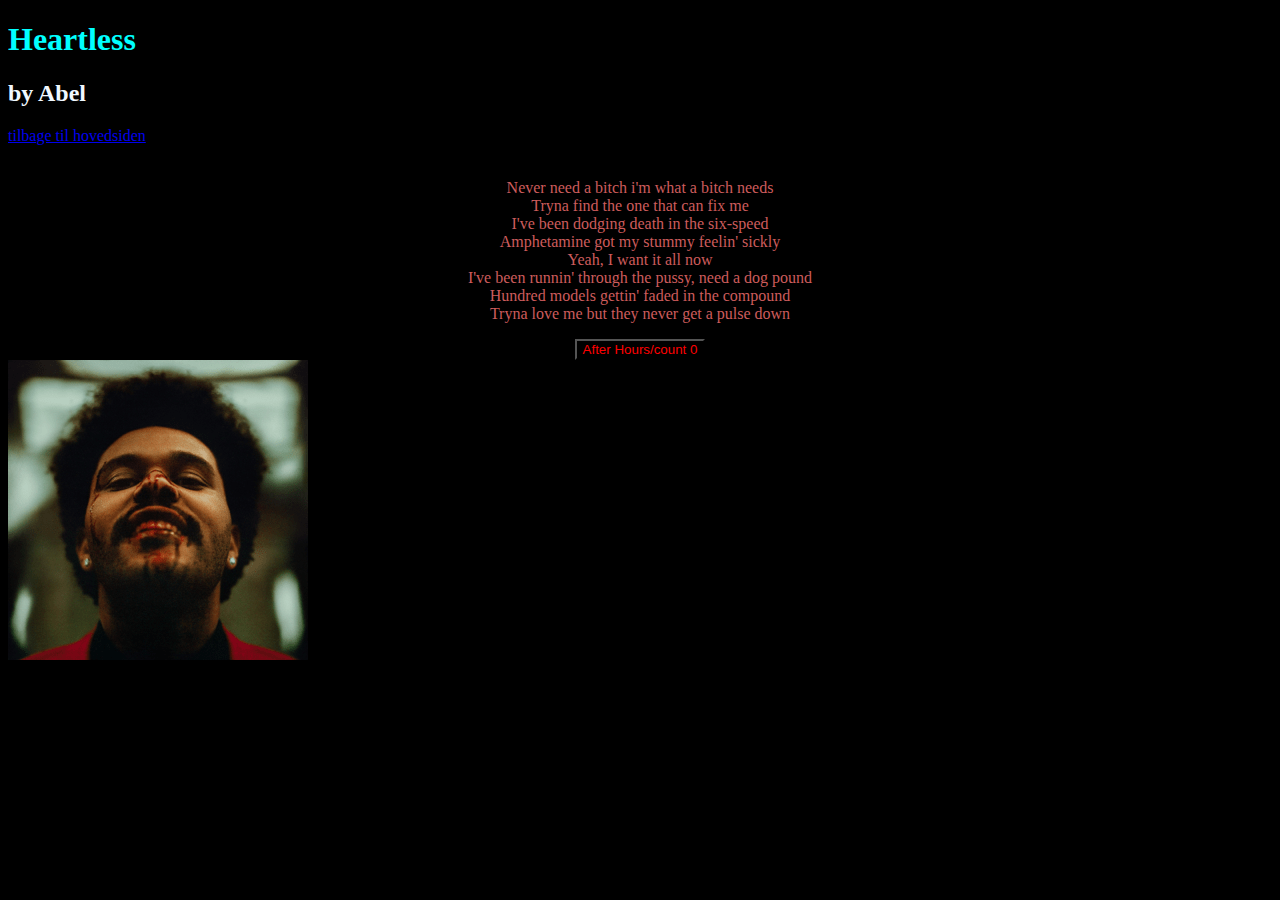
<file: hjemmeside/hjemmeside.html>
<!DOCTYPE html>
<html>
<head>
<meta charset="UTF-8">
    <link rel="stylesheet" href="style.css">
    <script src="index.js"></script>
</head>
<body>
<h1>Heartless</h1>
    <h2>by Abel</h2>
    <a href="Nafisportfolio.html">tilbage til hovedsiden</a>

<p class="lyrics">
<br>Never need a bitch i'm what a bitch needs<br>
Tryna find the one that can fix me<br>
I've been dodging death in the six-speed<br>
Amphetamine got my stummy feelin' sickly<br>
Yeah, I want it all now<br>
I've been runnin' through the pussy, need a dog pound<br>
Hundred models gettin' faded in the compound<br>
Tryna love me but they never get a pulse down<br>
    </p>
    
    <div id="center"><button id="button1"onclick="bbhmm()">After Hours/count 0</button></div>
    

    <img src="./billedet/Abel.png" alt="Image de abel">
    
</body>
</html>
</file>
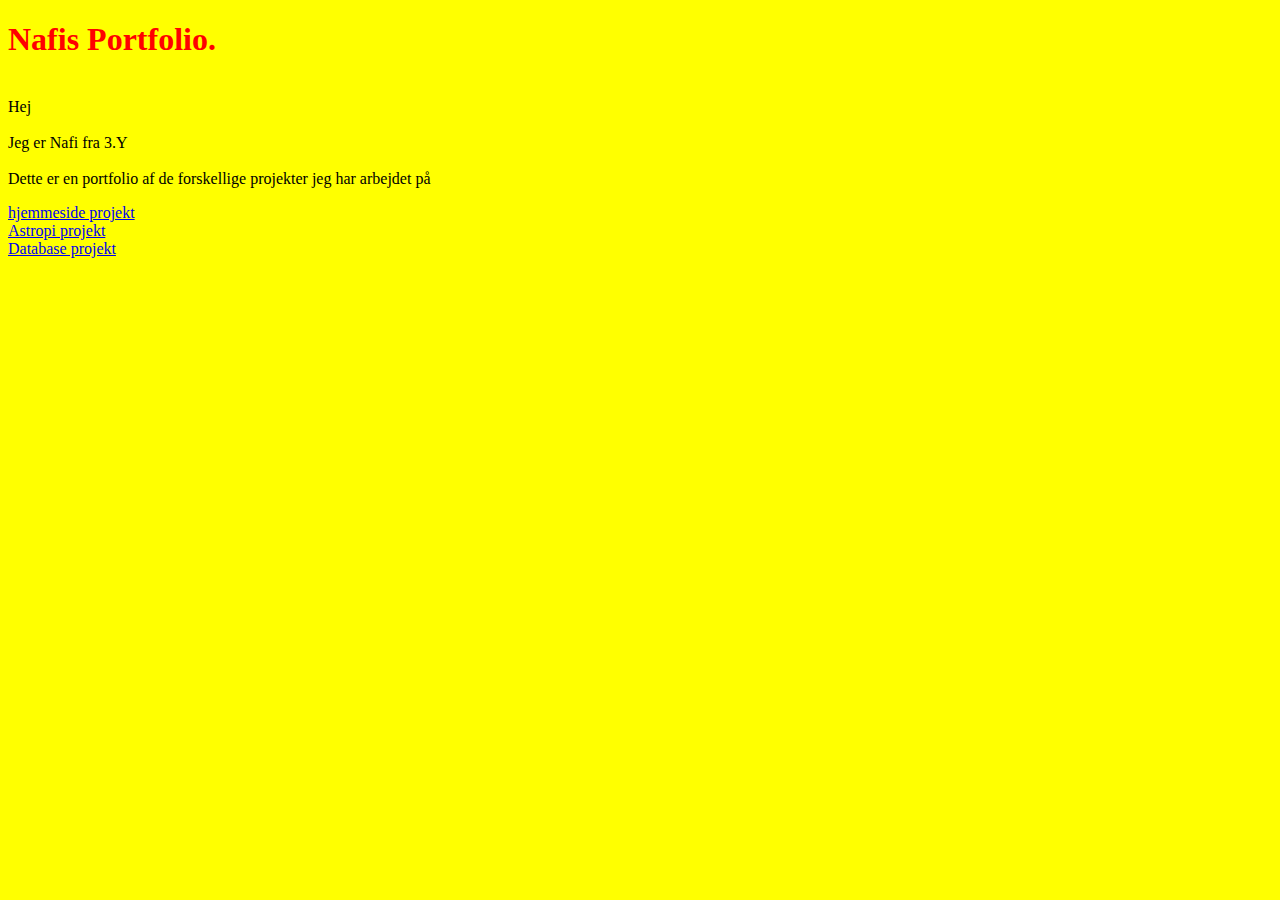
<file: hjemmeside/Nafisportfolio.html>
<!DOCTYPE html>
<html>
<head>
<meta charset="UTF-8">
    <link rel="stylesheet" href="styleportfolio.css">
</head>
<body>
<h1>Nafis Portfolio.</h1>
    <p class="lyrics">
        <br> Hej <br>
        <br>Jeg er Nafi fra 3.Y<br>
        <br>Dette er en portfolio af de forskellige projekter jeg har arbejdet på<br>
        <li><a href="hjemmeside.html">hjemmeside projekt</a></li>
        <li><a href="AstroPi/astropi.html"> Astropi projekt</a></li>
        <li><a href="Quiz/index.html"> Database projekt</a></li>
        
</body>
</html>
</file>
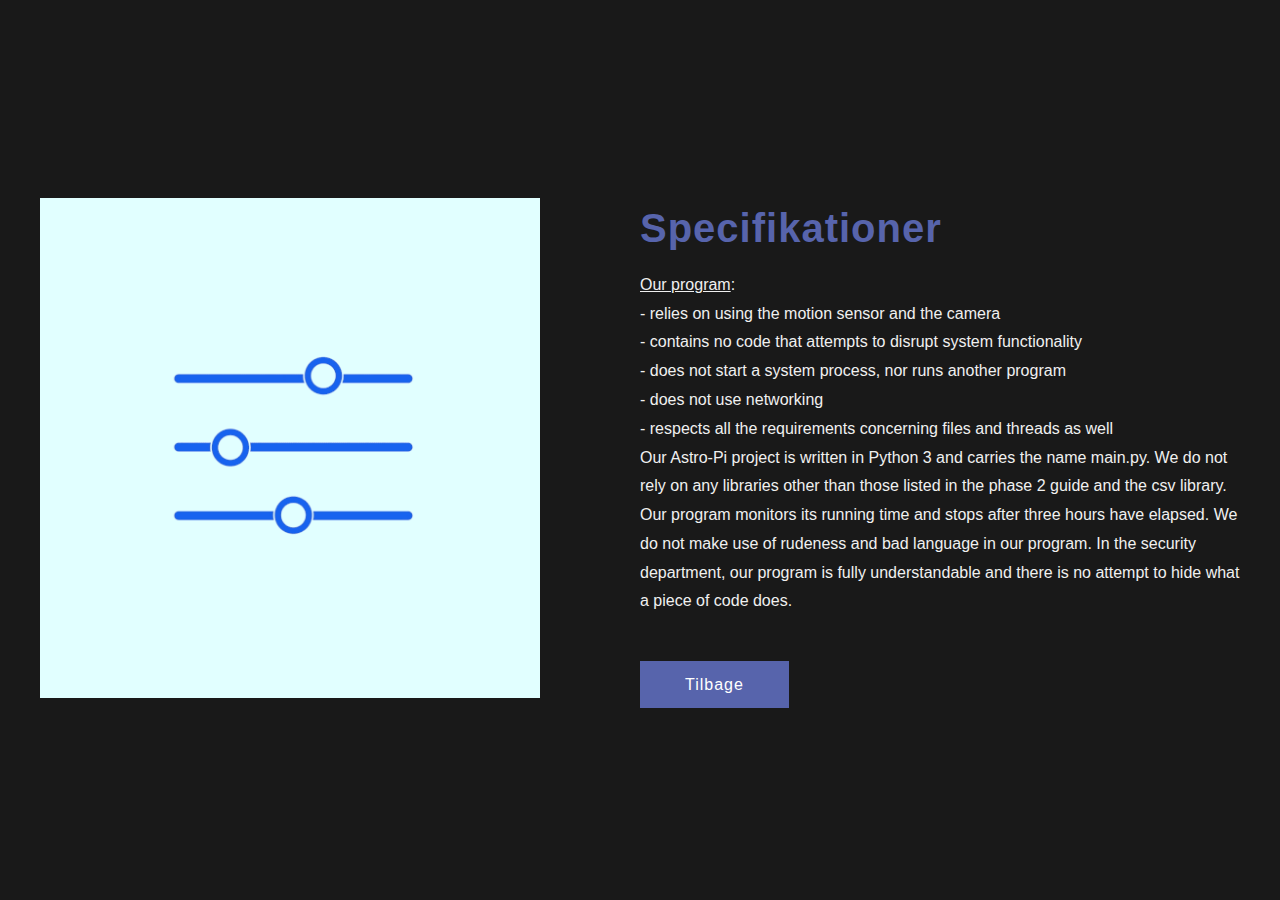
<file: hjemmeside/AstroPi/ESAspecs.html>
<!DOCTYPE html>
<html lang="en">
<head>
    <meta charset="UTF-8">
    <meta http-equiv="X-UA-Compatible" content="IE=edge">
    <meta name="viewport" content="width=device-width, initial-scale=1.0">
    <title>Flowchart</title>
    <link rel="stylesheet" href="./styles/main.css">
</head>
<body>

    <div class="col-left">
        <img src="../img/settings.gif" alt="settings gif" width="500">
    </div>

    <div class="col-right">

        <h2>Specifikationer</h2>
        <p>
            <u>Our program</u>: <br>
            - relies on using the motion sensor and the camera <br>
            - contains no code that attempts to disrupt system functionality <br>
            - does not start a system process, nor runs another program <br>
            - does not use networking <br>
            - respects all the requirements concerning files and threads as well <br>
            Our Astro-Pi project is written in Python 3 and carries the name main.py. 
            We do not rely on any libraries other than those listed in the phase 2 guide 
            and the csv library. Our program monitors its running time and stops after 
            three hours have elapsed. We do not make use of rudeness and bad language in 
            our program. In the security department, our program is fully understandable 
            and there is no attempt to hide what a piece of code does.
        </p>

        <a href="./astropi.html" class="btn">
            Tilbage
        </a>

    </div>

</body>
</html>
</file>
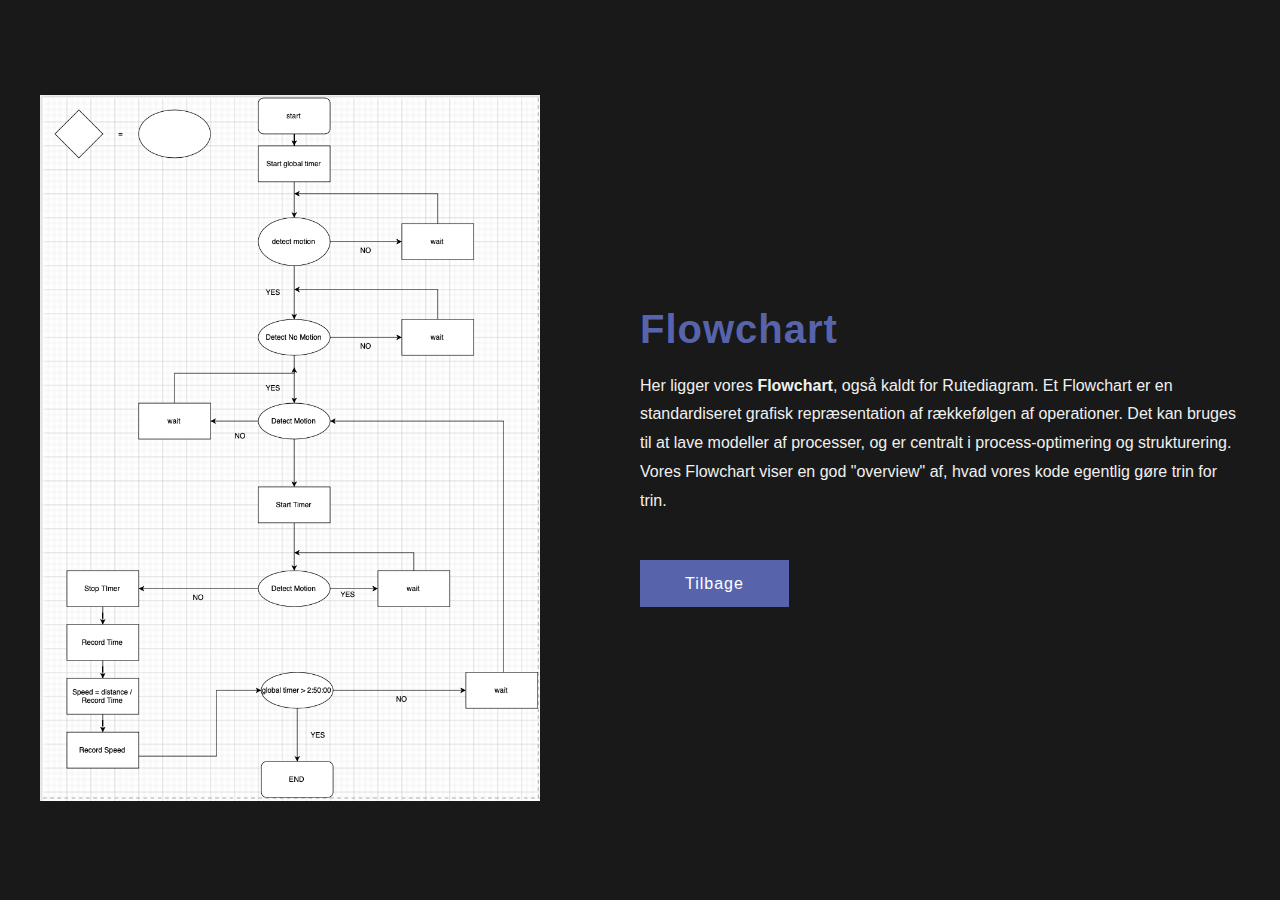
<file: hjemmeside/AstroPi/flowchart.html>
<!DOCTYPE html>
<html lang="en">
<head>
    <meta charset="UTF-8">
    <meta http-equiv="X-UA-Compatible" content="IE=edge">
    <meta name="viewport" content="width=device-width, initial-scale=1.0">
    <title>Flowchart</title>
    <link rel="stylesheet" href="./styles/main.css">
</head>
<body>

    <div class="col-left">
        <img src="../img/flowchart.png" alt="flowchart" width="500">
    </div>

    <div class="col-right">

        <h2>Flowchart</h2>
        <p>
            Her ligger vores <strong>Flowchart</strong>, også kaldt for Rutediagram.
            Et Flowchart er en standardiseret grafisk repræsentation af rækkefølgen
            af operationer. Det kan bruges til at lave modeller af processer, og er 
            centralt i process-optimering og strukturering. Vores Flowchart viser en
            god "overview" af, hvad vores kode egentlig gøre trin for trin.
        </p>

        <a href="./astropi.html" class="btn">
            Tilbage
        </a>

    </div>

</body>
</html>
</file>
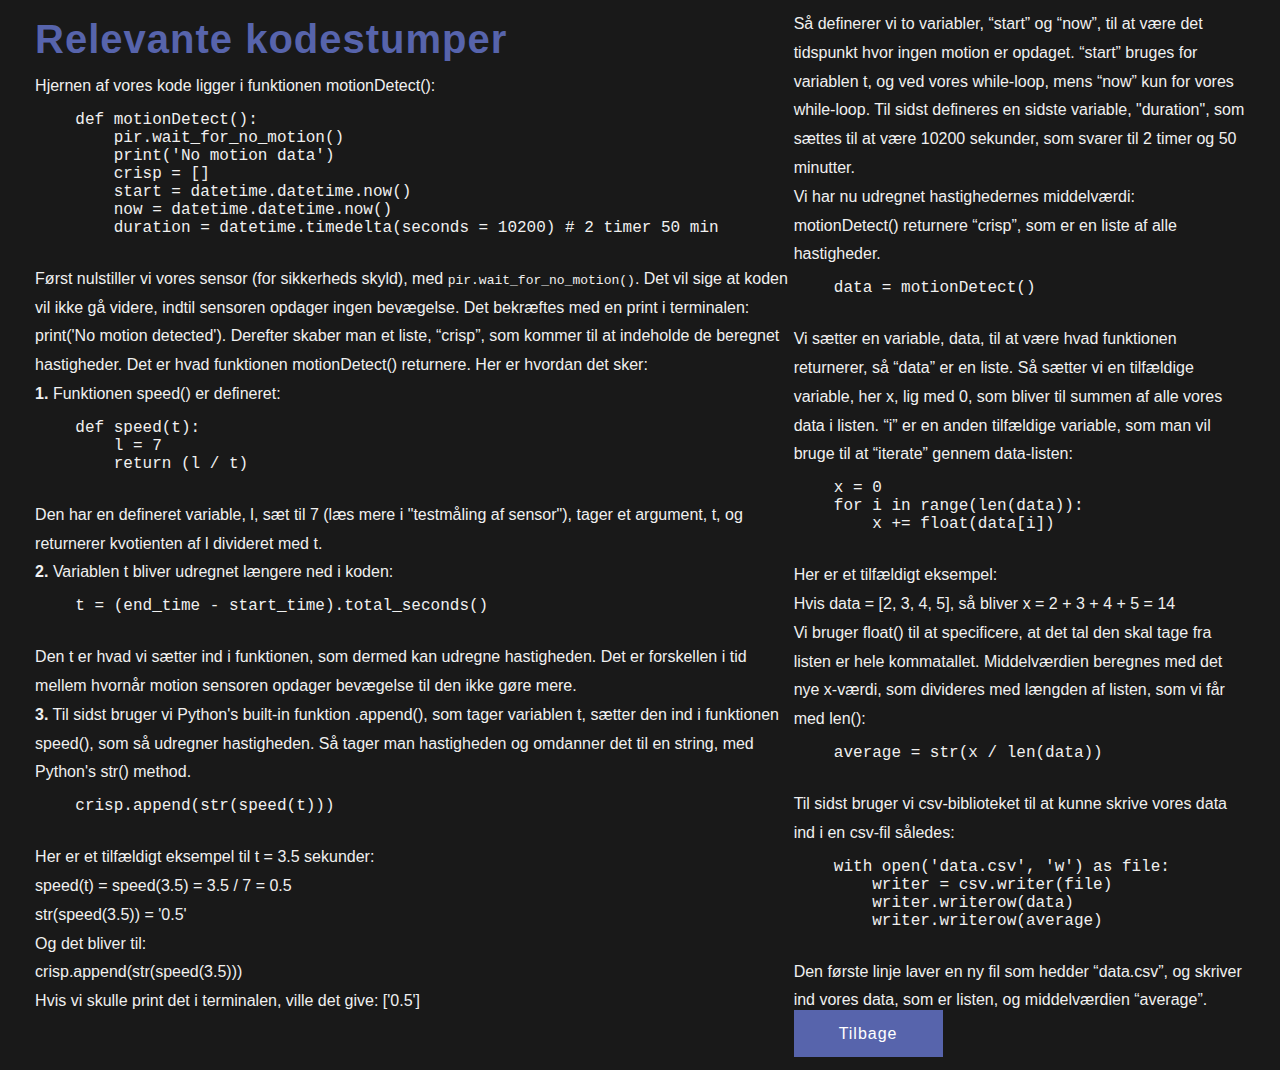
<file: hjemmeside/AstroPi/kode.html>
<!DOCTYPE html>
<html lang="en">
<head>
    <meta charset="UTF-8">
    <meta http-equiv="X-UA-Compatible" content="IE=edge">
    <meta name="viewport" content="width=device-width, initial-scale=1.0">
    <title>Document</title>
    <link rel="stylesheet" href="./styles/kode.css">
</head>
<body>
    
    <div class="col-left">

        <h2>Relevante kodestumper</h2>

        <p>
            Hjernen af vores kode ligger i funktionen motionDetect():
        </p>
    
        <pre>
            def motionDetect():
                pir.wait_for_no_motion()
                print('No motion data')
                crisp = []
                start = datetime.datetime.now()
                now = datetime.datetime.now()
                duration = datetime.timedelta(seconds = 10200) # 2 timer 50 min
        </pre>

        <p>
            Først nulstiller vi vores sensor (for sikkerheds skyld), med 
            <code>pir.wait_for_no_motion()</code>. 
            Det vil sige at koden vil ikke gå videre, indtil sensoren opdager ingen bevægelse. 
            Det bekræftes med en print i terminalen: print('No motion detected'). Derefter skaber 
            man et liste, “crisp”, som kommer til at indeholde de beregnet hastigheder. Det er hvad 
            funktionen motionDetect() returnere. Her er hvordan det sker: <br>
            <strong>1.</strong> Funktionen speed() er defineret:
        </p>

        <pre>
            def speed(t):
                l = 7
                return (l / t)
        </pre>

        <p>
            Den har en defineret variable, l, sæt til 7 (læs mere i "testmåling af sensor"), 
            tager et argument, t, og returnerer kvotienten af l divideret med t. <br>
            <strong>2.</strong> Variablen t bliver udregnet længere ned i koden:
        </p>

        <pre>
            t = (end_time - start_time).total_seconds()
        </pre>

        <p>
            Den t er hvad vi sætter ind i funktionen, som dermed kan udregne hastigheden. 
            Det er forskellen i tid mellem hvornår motion sensoren opdager bevægelse til 
            den ikke gøre mere. <br>
            <strong>3.</strong> Til sidst bruger vi Python's built-in funktion .append(), 
            som tager variablen t, 
            sætter den ind i funktionen speed(), som så udregner hastigheden. Så tager man 
            hastigheden og omdanner det til en string, med Python's str() method.
        </p>

        <pre>
            crisp.append(str(speed(t)))
        </pre>

        <p>
            Her er et tilfældigt eksempel til t = 3.5 sekunder: <br>
            speed(t) = speed(3.5) = 3.5 / 7 = 0.5 <br>
            str(speed(3.5)) = '0.5' <br>
            Og det bliver til: <br>
            crisp.append(str(speed(3.5))) <br>
            Hvis vi skulle print det i terminalen, ville det give: ['0.5'] <br>
        </p>

    </div>

    <div class="col-right">

        <p>
            Så definerer vi to variabler, “start” og “now”, til at være det tidspunkt 
            hvor ingen motion er opdaget. “start” bruges for variablen t, og ved vores 
            while-loop, mens “now” kun for vores while-loop. Til sidst defineres en sidste
            variable, "duration", som sættes til at være 10200 sekunder, som svarer til 2 timer 
            og 50 minutter. <br>
            Vi har nu udregnet hastighedernes middelværdi: <br>
            motionDetect() returnere “crisp”, som er en liste af alle hastigheder.
        </p>

        <pre>
            data = motionDetect()
        </pre>

        <p>
            Vi sætter en variable, data, til at være hvad funktionen returnerer, så “data” 
            er en liste. Så sætter vi en tilfældige variable, her x, lig med 0, som bliver 
            til summen af alle vores data i listen. “i” er en anden tilfældige variable, som 
            man vil bruge til at “iterate” gennem data-listen:
        </p>

        <pre>
            x = 0
            for i in range(len(data)):
                x += float(data[i])
        </pre>

        <p>
            Her er et tilfældigt eksempel: <br>
            Hvis data = [2, 3, 4, 5], så bliver x = 2 + 3 + 4 + 5 = 14 <br>

            Vi bruger float() til at specificere, at det tal den skal tage fra listen 
            er hele kommatallet. Middelværdien beregnes med det nye x-værdi, som divideres 
            med længden af listen, som vi får med len():
        </p>

        <pre>
            average = str(x / len(data))
        </pre>

        <p> 
            Til sidst bruger vi csv-biblioteket til at kunne skrive vores data ind i en csv-fil således:
        </p>

        <pre>
            with open('data.csv', 'w') as file:
                writer = csv.writer(file)
                writer.writerow(data)
                writer.writerow(average)
        </pre>

        <p>
            Den første linje laver en ny fil som hedder “data.csv”, og skriver ind vores data, 
            som er listen, og middelværdien “average”.
        </p>
        
        <a href="./astropi.html" class="btn">
            Tilbage
        </a>

    </div>

</body>
</html>
</file>
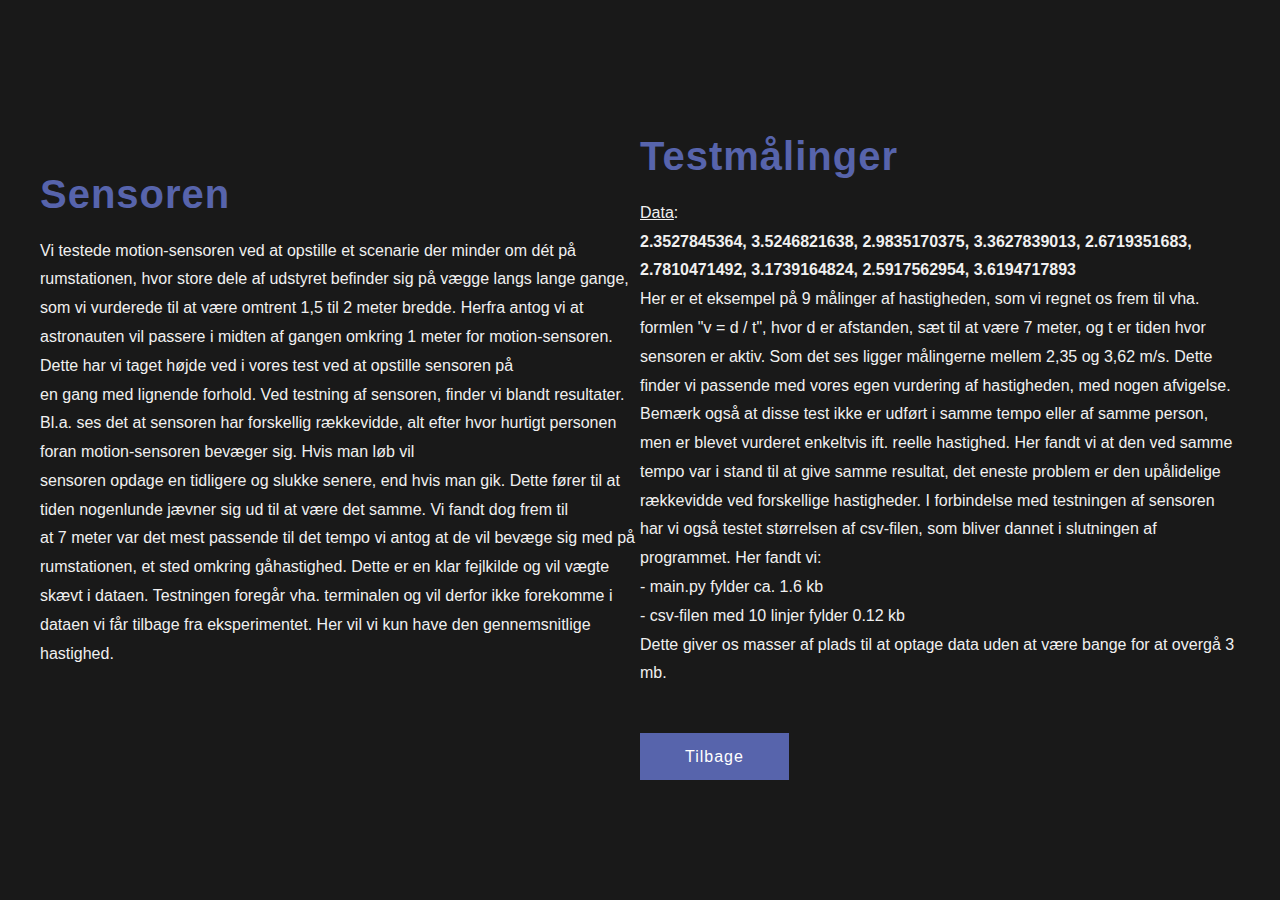
<file: hjemmeside/AstroPi/sensor.html>
<!DOCTYPE html>
<html lang="en">
<head>
    <meta charset="UTF-8">
    <meta http-equiv="X-UA-Compatible" content="IE=edge">
    <meta name="viewport" content="width=device-width, initial-scale=1.0">
    <title>Document</title>
    <link rel="stylesheet" href="./styles/main.css">
</head>
<body>
    
    <div class="col-left">

        <h2>Sensoren</h2>
        <p>
            Vi testede motion-sensoren ved at opstille et scenarie der minder om dét 
            på rumstationen, hvor store dele af udstyret befinder sig på vægge langs lange 
            gange, som vi vurderede til at være omtrent 1,5 til 2 meter bredde. Herfra antog 
            vi at astronauten vil passere i midten af gangen omkring 1 meter for motion-sensoren. 
            Dette har vi taget højde ved i vores test ved at opstille sensoren på <br> en gang med 
            lignende forhold. Ved testning af sensoren, finder vi blandt resultater. Bl.a. ses 
            det at sensoren har forskellig rækkevidde, alt efter hvor hurtigt personen foran 
            motion-sensoren bevæger sig. Hvis man løb vil <br> sensoren opdage en tidligere og 
            slukke senere, end hvis man gik. Dette fører til at tiden nogenlunde jævner sig 
            ud til at være det samme. Vi fandt dog frem til <br> at 7 meter var det mest passende 
            til det tempo vi antog at de vil bevæge sig med på rumstationen, et sted omkring
            gåhastighed. Dette er en klar fejlkilde og vil vægte skævt i dataen. Testningen 
            foregår vha. terminalen og vil derfor ikke forekomme i dataen vi får tilbage fra 
            eksperimentet. Her vil vi kun have den gennemsnitlige hastighed.
        </p>

    </div>

    <div class="col-right">

        <h2>Testmålinger</h2>
        <p>
            <u>Data</u>: <br>
            <strong>
                2.3527845364, 3.5246821638, 2.9835170375, 3.3627839013, 2.6719351683, 
                2.7810471492, 3.1739164824, 2.5917562954, 3.6194717893
            </strong>
            <br>

            Her er et eksempel på 9 målinger af hastigheden, som vi regnet os frem til vha. 
            formlen "v = d / t", hvor d er afstanden, sæt til at være 7 meter, og t er tiden 
            hvor sensoren er aktiv. Som det ses ligger målingerne mellem 2,35 og 3,62 m/s. Dette 
            finder vi passende med vores egen vurdering af hastigheden, med nogen afvigelse. 
            Bemærk også at disse test ikke er udført i samme tempo eller af samme person, men 
            er blevet vurderet enkeltvis ift. reelle hastighed. Her fandt vi at den ved samme 
            tempo var i stand til at give samme resultat, det eneste problem er den upålidelige 
            rækkevidde ved forskellige hastigheder. I forbindelse med testningen af sensoren har 
            vi også testet størrelsen af csv-filen, som bliver dannet i slutningen af programmet. 
            Her fandt vi: <br>
            - main.py fylder ca. 1.6 kb <br>
            - csv-filen med 10 linjer fylder 0.12 kb <br>
            Dette giver os masser af plads til at optage data uden at være bange for at overgå 3 mb.
        </p>
        
        <a href="./astropi.html" class="btn">
            Tilbage
        </a>

    </div>

</body>
</html>
</file>
<file: hjemmeside/style.css>
* {
    background-color: black;
}

h1 {
    color: aqua;
    font-family: cursive;
}
h2{
    color: aliceblue;
    font-family: cursive;
    
}

.lyrics {
    text-align: center;
    color: indianred;
    background-color: black;
    font-family: cursive;
}

#button1 {
    text-align: center;
    top: 50%;
    left: 50%;
    color: red;
    background-color: black;
    cursor: pointer;
}

#center {
    text-align: center;
}

#Tilbage til hovedsiden {
    text-align: center;
    color: red;
    background-color: black;
    cursor: pointer;
}
</file>
<file: hjemmeside/styleportfolio.css>
* {
    background-color: yellow;
}

h1 {
    color: red;
    font-family: cursive;
}
h2{
    color: aliceblue;
    font-family: cursive;
}

.presentation {
    text-align: center;
   color: hotpink;
    background-color: yellow;
    font-family: cursive;
}

#center {
    text-align: center;
}
</file>
<file: hjemmeside/AstroPi/styles/main.css>
:root {
    --bg-color: rgb(25, 25, 25);
}

* { margin: 0; padding: 0; box-sizing: border-box; }

body { 
    font-family: "Rubik", sans-serif;
    height: 100vh;
    background-color: var(--bg-color);
    display: flex;
    justify-content: center;
    align-items: center;
    max-width: 1200px;
    margin: 0 auto;
}

.col-left,
.col-right {
    flex: 1;
}

.col-right h2 {
    font-size: 40px;
    color: #5764ac;
    letter-spacing: 1px;
}

.col-right p {
    line-height: 1.8;
    margin: 20px 0 60px;
    color: rgb(240, 240, 240);
}

pre {
    color: rgb(240, 240, 240);
    font-size: 16px;
}

.col-left h2 {
    font-size: 40px;
    color: #5764ac;
    letter-spacing: 1px;
}

.col-left p {
    line-height: 1.8;
    margin: 20px 0 60px;
    color: rgb(240, 240, 240);
}

.col-right .btn {
    padding: 15px 45px;
    background-color: #5764ac;
    color: #fff;
    text-decoration: none;
    letter-spacing: 1px;
}

.col-right .btn:hover {
    background-color: #4e5aa0;
}
</file>
<file: hjemmeside/AstroPi/styles/kode.css>
:root {
    --bg-color: rgb(25, 25, 25);
}

* { margin: 0; padding: 0; box-sizing: border-box; }

body { 
    font-family: "Rubik", sans-serif;
    height: 100%;
    background-color: var(--bg-color);
    display: flex;
    justify-content: center;
    align-items: center;
    max-width: 1200px;
    margin: 0 auto;
}

.col-left,
.col-right {
    flex: 1;
}

.col-right h2 {
    font-size: 40px;
    color: #5764ac;
    letter-spacing: 1px;
}

.col-right p {
    line-height: 1.8;
    margin: 10px 0px;
    color: rgb(240, 240, 240);
}

pre {
    color: rgb(240, 240, 240);
    font-size: 16px;
    position: relative;
    right: 75px;
}

.col-left h2 {
    font-size: 40px;
    color: #5764ac;
    letter-spacing: 1px;
}

.col-left p {
    line-height: 1.8;
    margin: 10px 0px;
    color: rgb(240, 240, 240);
}

.col-right .btn {
    padding: 15px 45px;
    background-color: #5764ac;
    color: #fff;
    text-decoration: none;
    letter-spacing: 1px;
}

.col-right .btn:hover {
    background-color: #4e5aa0;
}
</file>
